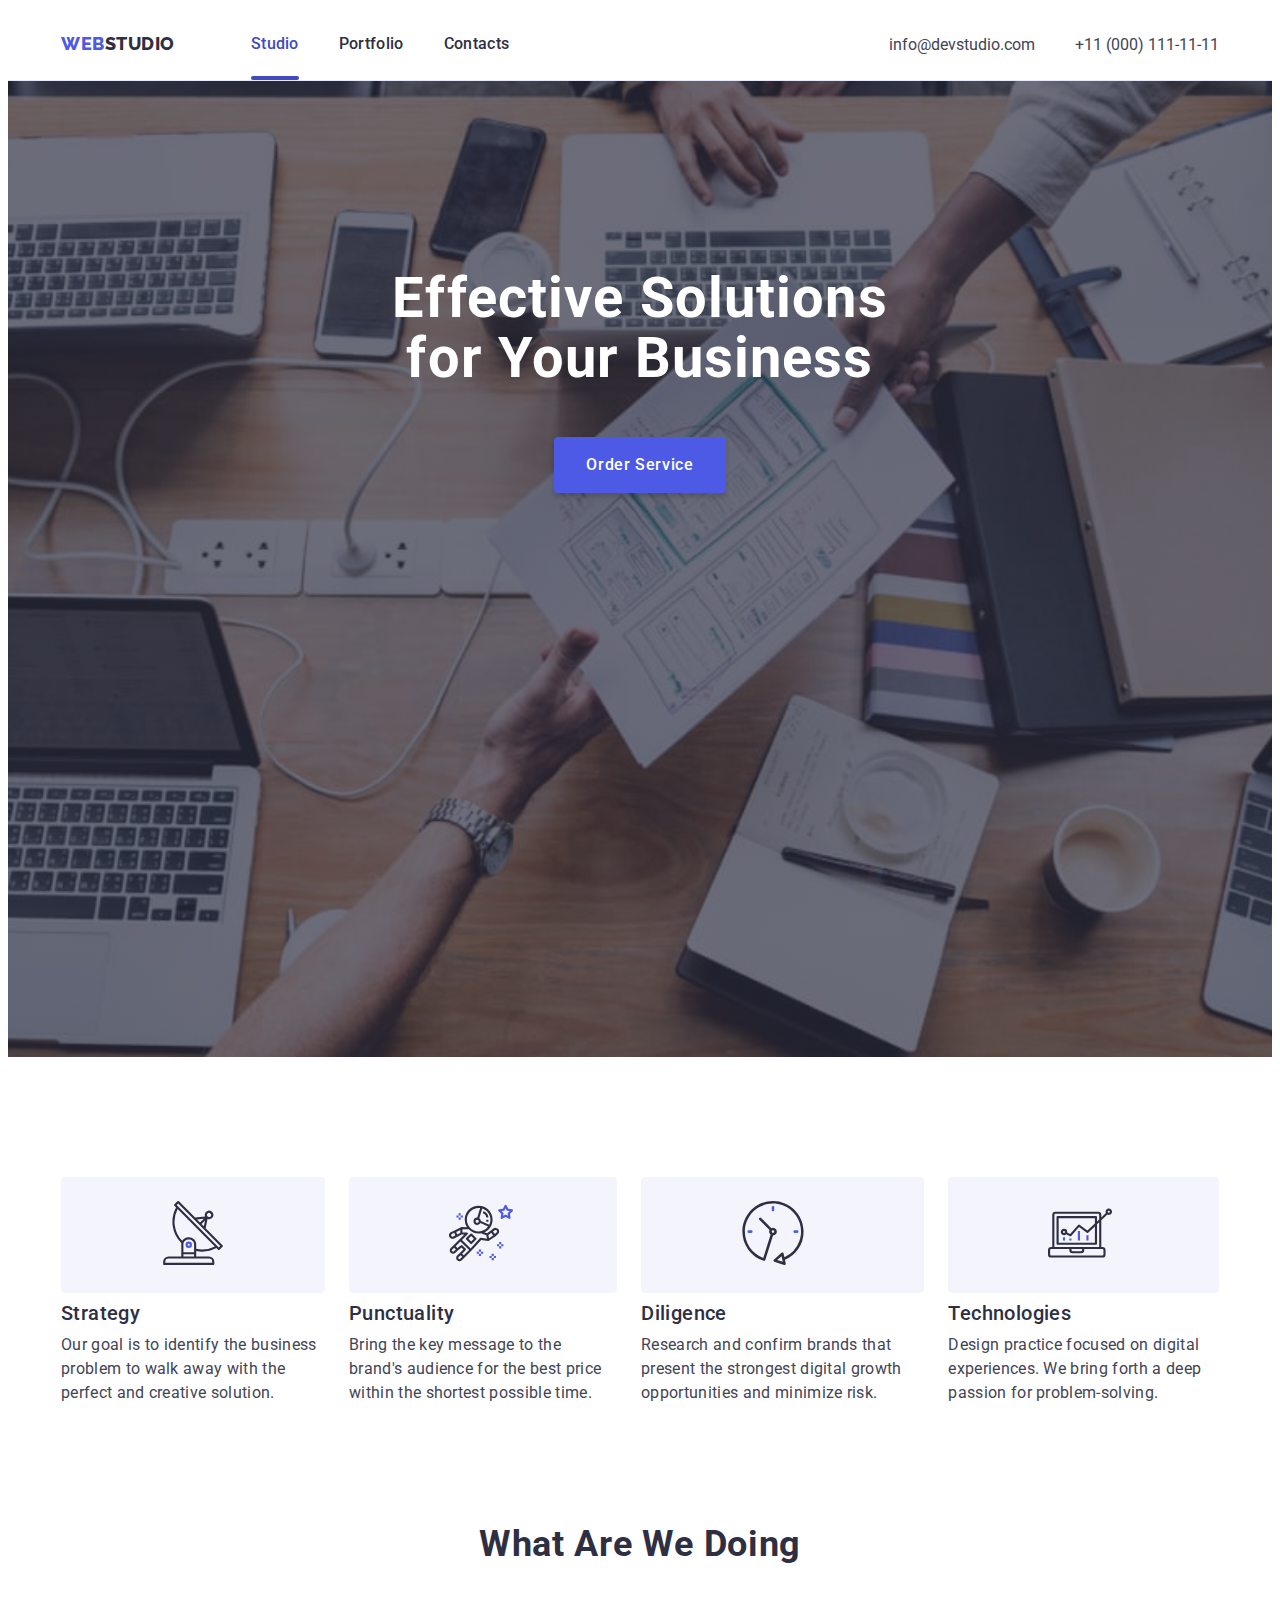
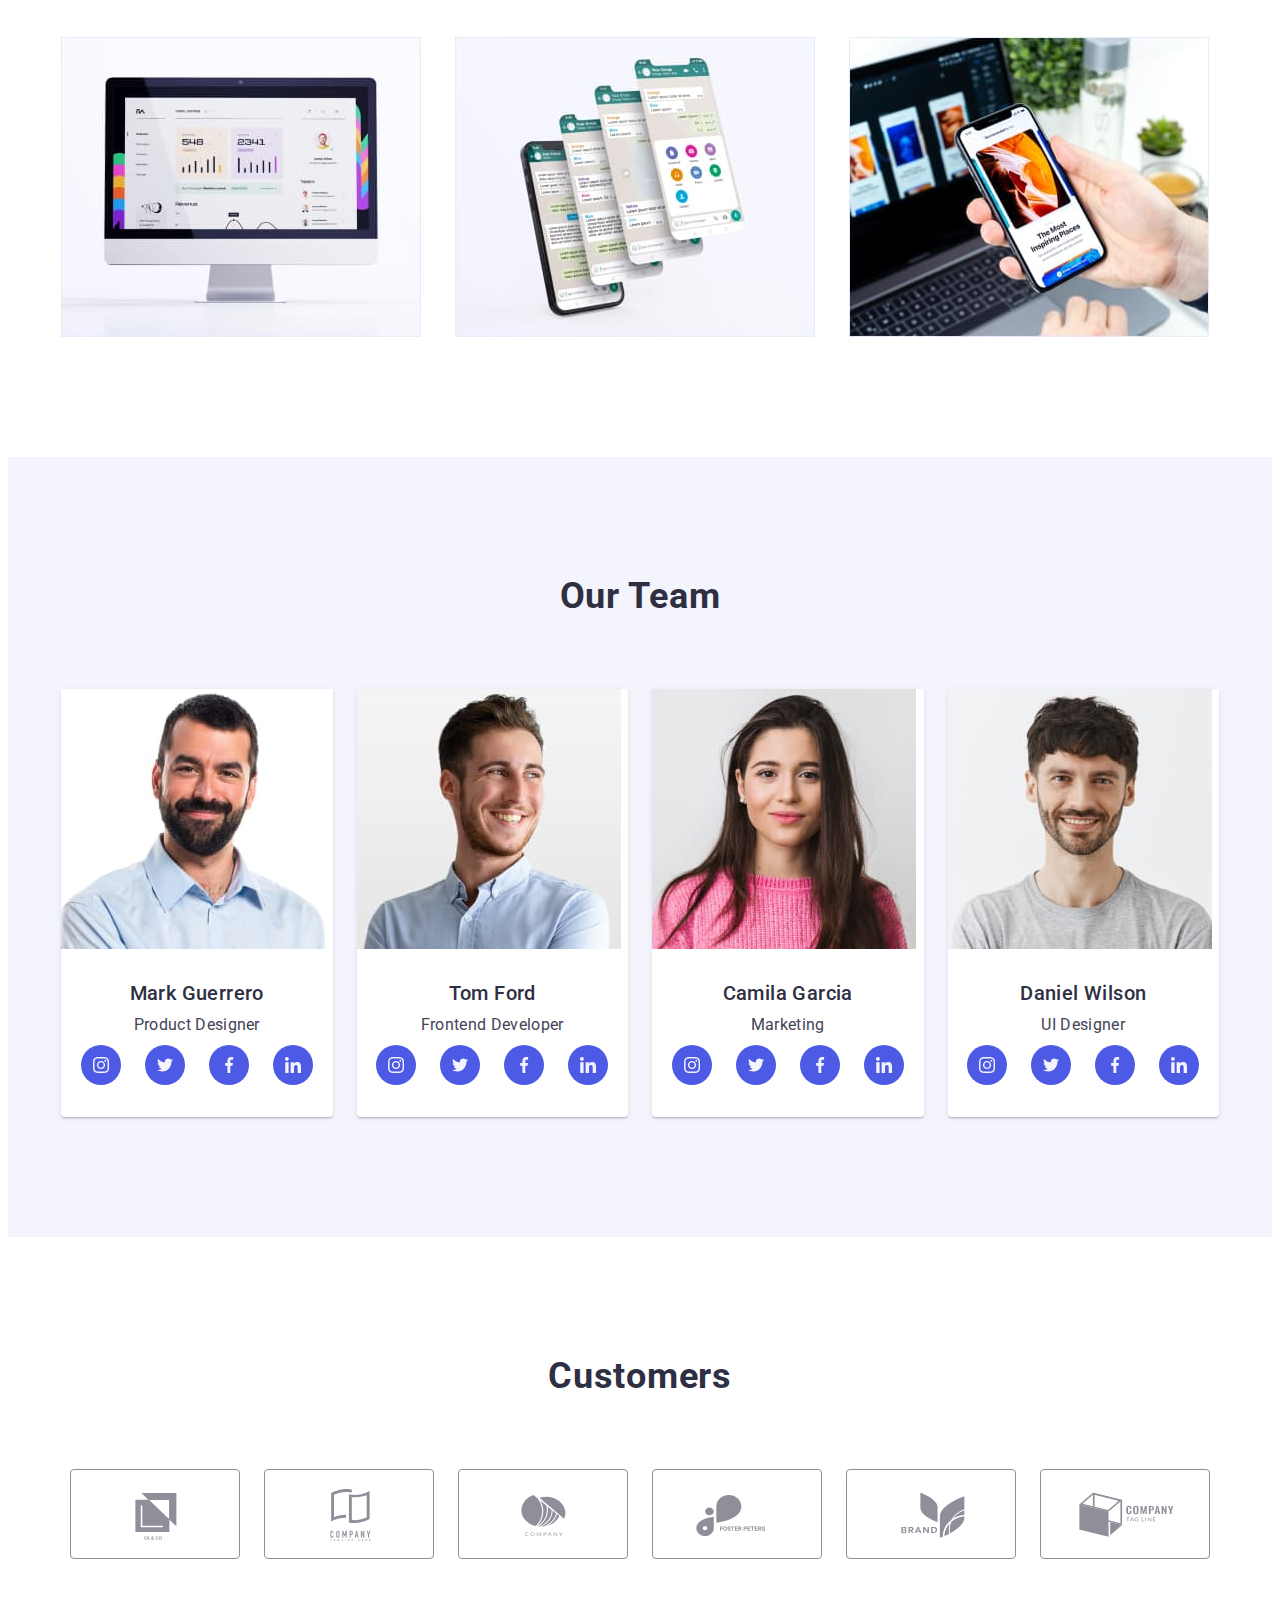
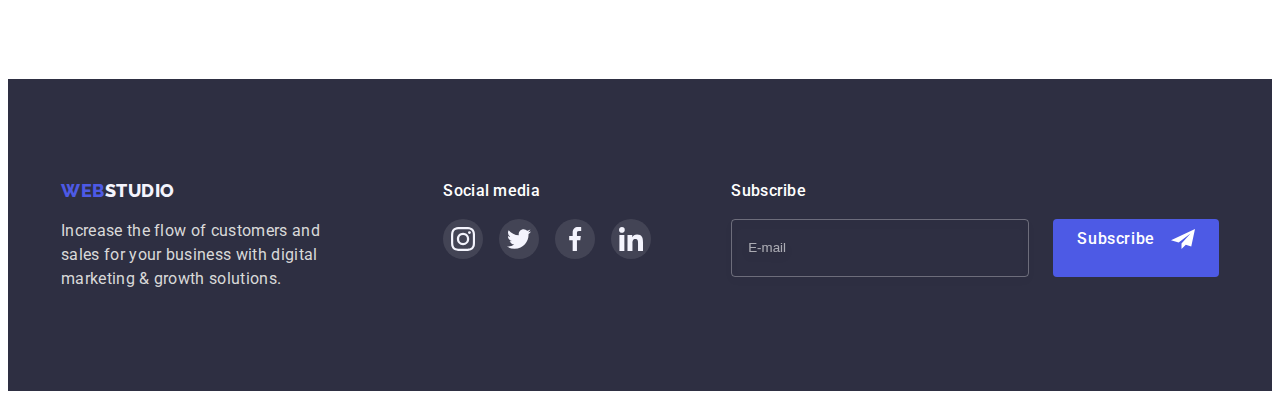
<file: index.html>
<!DOCTYPE html>
<html lang="en">
  <head>
    <meta charset="UTF-8" />
    <meta http-equiv="X-UA-Compatible" content="IE=edge" />
    <meta name="viewport" content="width=device-width, initial-scale=1.0" />
    <title>WebStudio</title>
    <link rel="preconnect" href="https://fonts.googleapis.com" />
    <link rel="preconnect" href="https://fonts.gstatic.com" crossorigin />
    <!-- fonts -->
    <link
      href="https://fonts.googleapis.com/css2?family=Raleway:wght@800&family=Roboto:wght@400;500;700;900&display=swap"
      rel="stylesheet"
    />
    <!-- modern-normalize -->
    <link
      rel="stylesheet"
      href="https://cdnjs.cloudflare.com/ajax/libs/modern-normalize/1.1.0/modern-normalize.min.css"
      integrity="sha512-wpPYUAdjBVSE4KJnH1VR1HeZfpl1ub8YT/NKx4PuQ5NmX2tKuGu6U/JRp5y+Y8XG2tV+wKQpNHVUX03MfMFn9Q=="
      crossorigin="anonymous"
      referrerpolicy="no-referrer"
    />

    <!-- styles -->
    <link rel="stylesheet" href="./css/styles.css" />
  </head>

  <body>
    <!--header----------------------------------->
    <header class="header">
      <div class="header-container container">
        <a class="header-link logo link" href="index.html"
          >Web<span class="light-theme-logo">Studio</span></a
        >

        <!-- navigation ------------------------------->
        <nav class="header-nav">
          <ul class="header-list">
            <li class="list">
              <a class="nav-item link current" href="index.html">Studio</a>
            </li>
            <li class="list">
              <a class="nav-item link" href="portfolio.html">Portfolio</a>
            </li>
            <li class="list">
              <a class="nav-item link" href="#">Contacts</a>
            </li>
          </ul>
        </nav>

        <!-- Contacts --------------------------------->
        <ul class="header-contacts">
          <li class="list">
            <a class="nav-contacts link" href="mailto:info@devstudio.com"
              >info@devstudio.com</a
            >
          </li>
          <li class="list">
            <a class="nav-contacts link" href="tel:+110001111111"
              >+11 (000) 111-11-11</a
            >
          </li>
        </ul>
      </div>
    </header>

    <!-- main ------------------------------------------>
    <main>
      <!--section "Hero"-------------------------------->
      <section class="hero">
        <div class="hero-container container">
          <h1 class="hero-title">Effective Solutions for Your Business</h1>
          <button class="hero-btn btn" type="button" data-modal-open>
            Order Service
          </button>
        </div>
      </section>

      <!--section "Benefits"------------------------->
      <section class="benefits section">
        <div class="benefits-container container">
          <h2 class="visually-hidden">benefits</h2>
          <ul class="benefits-list">
            <li class="list">
              <div class="benefits-thumb-icon">
                <svg class="socials-icon" width="64" height="64">
                  <use href="./images/icons.svg#icon-antenna"></use>
                </svg>
              </div>
              <h3 class="benefits-subtitle">Strategy</h3>
              <p class="benefits-descr">
                Our goal is to identify the business problem to walk away with
                the perfect and creative solution.
              </p>
            </li>

            <li class="list">
              <div class="benefits-thumb-icon">
                <svg class="socials-icon" width="64" height="64">
                  <use href="./images/icons.svg#icon-astronaut"></use>
                </svg>
              </div>
              <h3 class="benefits-subtitle">Punctuality</h3>
              <p class="benefits-descr">
                Bring the key message to the brand's audience for the best price
                within the shortest possible time.
              </p>
            </li>

            <li class="list">
              <div class="benefits-thumb-icon">
                <svg class="socials-icon" width="64" height="64">
                  <use href="./images/icons.svg#icon-clock"></use>
                </svg>
              </div>
              <h3 class="benefits-subtitle">Diligence</h3>
              <p class="benefits-descr">
                Research and confirm brands that present the strongest digital
                growth opportunities and minimize risk.
              </p>
            </li>

            <li class="list">
              <div class="benefits-thumb-icon">
                <svg class="socials-icon" width="64" height="64">
                  <use href="./images/icons.svg#icon-diagram"></use>
                </svg>
              </div>
              <h3 class="benefits-subtitle">Technologies</h3>
              <p class="benefits-descr">
                Design practice focused on digital experiences. We bring forth a
                deep passion for problem-solving.
              </p>
            </li>
          </ul>
        </div>
      </section>

      <!--section "What are we doing"------------------->
      <section class="about-work section">
        <div class="about-work-container container">
          <h2 class="section-title about-work-title">What are we doing</h2>
          <ul class="about-work-list card-set">
            <li class="about-work-item card-set-item list">
              <img
                src="./images/what-are-we-doing/img1.jpg"
                alt="creation of sites"
                width="360"
                height="300"
              />
            </li>
            <li class="about-work-item card-set-item list">
              <img
                src="./images/what-are-we-doing/img2.jpg"
                alt="creating software"
                width="360"
                height="300"
              />
            </li>
            <li class="about-work-item card-set-item list">
              <img
                src="./images/what-are-we-doing/img3.jpg"
                alt="creating mobile applications"
                width="360"
                height="300"
              />
            </li>
          </ul>
        </div>
      </section>

      <!--section "Our Team"------------------------>
      <section class="our-team section">
        <div class="our-team-container container">
          <h2 class="section-title our-team-title">Our Team</h2>
          <ul class="our-team-list card-set">
            <li class="our-team-item card-set-item list">
              <img
                src="./images/our-team/mark-guerrero.jpg"
                alt="Mark Guerrero"
                width="264"
                height="260"
              />
              <div class="team-wrapper">
                <h3 class="team-member">Mark Guerrero</h3>
                <p class="team-descr">Product Designer</p>
                <ul class="socials-list">
                  <li class="socials-item list">
                    <a
                      class="socials-link link"
                      href="https://instagram.com"
                      aria-label="Instagram"
                      target="_blank"
                      rel="noopener no-referrer"
                    >
                      <svg class="socials-icon" width="16" height="16">
                        <use href="./images/icons.svg#icon-instagram"></use>
                      </svg>
                    </a>
                  </li>
                  <li class="socials-item list">
                    <a
                      class="socials-link link"
                      href="https://twitter.com"
                      aria-label="Twitter"
                      target="_blank"
                      rel="noopener no-referrer"
                    >
                      <svg class="socials-icon" width="16" height="16">
                        <use href="./images/icons.svg#icon-twitter"></use>
                      </svg>
                    </a>
                  </li>
                  <li class="socials-item list">
                    <a
                      class="socials-link link"
                      href="https://facebook.com"
                      aria-label="Facebook"
                      target="_blank"
                      rel="noopener no-referrer"
                    >
                      <svg class="socials-icon" width="16" height="16">
                        <use href="./images/icons.svg#icon-facebook"></use>
                      </svg>
                    </a>
                  </li>
                  <li class="socials-item list">
                    <a
                      class="socials-link link"
                      href="https://linkedin.com"
                      aria-label="Linkedin"
                      target="_blank"
                      rel="noopener no-referrer"
                    >
                      <svg class="socials-icon" width="16" height="16">
                        <use href="./images/icons.svg#icon-linkedin"></use>
                      </svg>
                    </a>
                  </li>
                </ul>
              </div>
            </li>
            <li class="our-team-item card-set-item list">
              <img
                src="./images/our-team/tom-ford.jpg"
                alt="Tom Ford"
                width="264"
                height="260"
              />
              <div class="team-wrapper">
                <h3 class="team-member">Tom Ford</h3>
                <p class="team-descr">Frontend Developer</p>
                <ul class="socials-list">
                  <li class="socials-item list">
                    <a
                      class="socials-link link"
                      href="https://instagram.com"
                      aria-label="Instagram"
                      target="_blank"
                      rel="noopener no-referrer"
                    >
                      <svg class="socials-icon" width="16" height="16">
                        <use href="./images/icons.svg#icon-instagram"></use>
                      </svg>
                    </a>
                  </li>
                  <li class="socials-item list">
                    <a
                      class="socials-link link"
                      href="https://twitter.com"
                      aria-label="Twitter"
                      target="_blank"
                      rel="noopener no-referrer"
                    >
                      <svg class="socials-icon" width="16" height="16">
                        <use href="./images/icons.svg#icon-twitter"></use>
                      </svg>
                    </a>
                  </li>
                  <li class="socials-item list">
                    <a
                      class="socials-link link"
                      href="https://facebook.com"
                      aria-label="Facebook"
                      target="_blank"
                      rel="noopener no-referrer"
                    >
                      <svg class="socials-icon" width="16" height="16">
                        <use href="./images/icons.svg#icon-facebook"></use>
                      </svg>
                    </a>
                  </li>
                  <li class="socials-item list">
                    <a
                      class="socials-link link"
                      href="https://linkedin.com"
                      aria-label="Linkedin"
                      target="_blank"
                      rel="noopener no-referrer"
                    >
                      <svg class="socials-icon" width="16" height="16">
                        <use href="./images/icons.svg#icon-linkedin"></use>
                      </svg>
                    </a>
                  </li>
                </ul>
              </div>
            </li>
            <li class="our-team-item card-set-item list">
              <img
                src="./images/our-team/camila-garcia.jpg"
                alt="Camila Garcia"
                width="264"
                height="260"
              />
              <div class="team-wrapper">
                <h3 class="team-member">Camila Garcia</h3>
                <p class="team-descr">Marketing</p>
                <ul class="socials-list">
                  <li class="socials-item list">
                    <a
                      class="socials-link link"
                      href="https://instagram.com"
                      aria-label="Instagram"
                      target="_blank"
                      rel="noopener no-referrer"
                    >
                      <svg class="socials-icon" width="16" height="16">
                        <use href="./images/icons.svg#icon-instagram"></use>
                      </svg>
                    </a>
                  </li>
                  <li class="socials-item list">
                    <a
                      class="socials-link link"
                      href="https://twitter.com"
                      aria-label="Twitter"
                      target="_blank"
                      rel="noopener no-referrer"
                    >
                      <svg class="socials-icon" width="16" height="16">
                        <use href="./images/icons.svg#icon-twitter"></use>
                      </svg>
                    </a>
                  </li>
                  <li class="socials-item list">
                    <a
                      class="socials-link link"
                      href="https://facebook.com"
                      aria-label="Facebook"
                      target="_blank"
                      rel="noopener no-referrer"
                    >
                      <svg class="socials-icon" width="16" height="16">
                        <use href="./images/icons.svg#icon-facebook"></use>
                      </svg>
                    </a>
                  </li>
                  <li class="socials-item list">
                    <a
                      class="socials-link link"
                      href="https://linkedin.com"
                      aria-label="Linkedin"
                      target="_blank"
                      rel="noopener no-referrer"
                    >
                      <svg class="socials-icon" width="16" height="16">
                        <use href="./images/icons.svg#icon-linkedin"></use>
                      </svg>
                    </a>
                  </li>
                </ul>
              </div>
            </li>
            <li class="our-team-item card-set-item list">
              <img
                src="./images/our-team/daniel-wilson.jpg"
                alt="Daniel Wilson"
                width="264"
                height="260"
              />
              <div class="team-wrapper">
                <h3 class="team-member">Daniel Wilson</h3>
                <p class="team-descr">UI Designer</p>
                <ul class="socials-list">
                  <li class="socials-item list">
                    <a
                      class="socials-link link"
                      href="https://instagram.com"
                      aria-label="Instagram"
                      target="_blank"
                      rel="noopener no-referrer"
                    >
                      <svg class="socials-icon" width="16" height="16">
                        <use href="./images/icons.svg#icon-instagram"></use>
                      </svg>
                    </a>
                  </li>
                  <li class="socials-item list">
                    <a
                      class="socials-link link"
                      href="https://twitter.com"
                      aria-label="Twitter"
                      target="_blank"
                      rel="noopener no-referrer"
                    >
                      <svg class="socials-icon" width="16" height="16">
                        <use href="./images/icons.svg#icon-twitter"></use>
                      </svg>
                    </a>
                  </li>
                  <li class="socials-item list">
                    <a
                      class="socials-link link"
                      href="https://facebook.com"
                      aria-label="Facebook"
                      target="_blank"
                      rel="noopener no-referrer"
                    >
                      <svg class="socials-icon" width="16" height="16">
                        <use href="./images/icons.svg#icon-facebook"></use>
                      </svg>
                    </a>
                  </li>
                  <li class="socials-item list">
                    <a
                      class="socials-link link"
                      href="https://linkedin.com"
                      aria-label="Linkedin"
                      target="_blank"
                      rel="noopener no-referrer"
                    >
                      <svg class="socials-icon" width="16" height="16">
                        <use href="./images/icons.svg#icon-linkedin"></use>
                      </svg>
                    </a>
                  </li>
                </ul>
              </div>
            </li>
          </ul>
        </div>
      </section>

      <!--section "Customers"------------------------>
      <section class="customers-section section">
        <div class="customers-container container">
          <h2 class="section-title">Customers</h2>
          <ul class="customers-list">
            <li class="list">
              <a
                class="customers-link link"
                href="#"
                target="_blank"
                rel="noopener no-referrer"
              >
                <svg class="customers-icon" width="104" height="56">
                  <use href="./images/icons.svg#icon-logo1"></use>
                </svg>
              </a>
            </li>
            <li class="list">
              <a
                class="customers-link link"
                href="#"
                target="_blank"
                rel="noopener no-referrer"
              >
                <svg class="customers-icon" width="104" height="56">
                  <use href="./images/icons.svg#icon-logo2"></use>
                </svg>
              </a>
            </li>
            <li class="list">
              <a
                class="customers-link link"
                href="#"
                target="_blank"
                rel="noopener no-referrer"
              >
                <svg class="customers-icon" width="104" height="56">
                  <use href="./images/icons.svg#icon-logo3"></use>
                </svg>
              </a>
            </li>
            <li class="list">
              <a
                class="customers-link link"
                href="#"
                target="_blank"
                rel="noopener no-referrer"
              >
                <svg class="customers-icon" width="104" height="56">
                  <use href="./images/icons.svg#icon-logo4"></use>
                </svg>
              </a>
            </li>
            <li class="list">
              <a
                class="customers-link link"
                href="#"
                target="_blank"
                rel="noopener no-referrer"
              >
                <svg class="customers-icon" width="104" height="56">
                  <use href="./images/icons.svg#icon-logo5"></use>
                </svg>
              </a>
            </li>
            <li class="list">
              <a
                class="customers-link link"
                href="#"
                target="_blank"
                rel="noopener no-referrer"
              >
                <svg class="customers-icon" width="104" height="56">
                  <use href="./images/icons.svg#icon-logo6"></use>
                </svg>
              </a>
            </li>
          </ul>
        </div>
      </section>
    </main>

    <!--footer------------------------------------>
    <footer class="footer">
      <div class="container">
        <div class="footer-container">
          <a class="logo link" href="index.html"
            >Web<span class="dark-theme-logo">Studio</span></a
          >
          <p class="footer-logo-subtext">
            Increase the flow of customers and sales for your business with
            digital marketing & growth solutions.
          </p>
        </div>

        <div class="footer-social-media-container">
          <p class="footer-social-text">Social media</p>
          <ul class="socials-list footer-socials-list">
            <li class="socials-item list">
              <a
                class="socials-link footer-social-link link"
                href="https://instagram.com"
                aria-label="Instagram"
                target="_blank"
                rel="noopener no-referrer"
              >
                <svg class="socials-icon" width="24" height="24">
                  <use href="./images/icons.svg#icon-instagram"></use>
                </svg>
              </a>
            </li>
            <li class="socials-item list">
              <a
                class="socials-link footer-social-link link"
                href="https://twitter.com"
                aria-label="Twitter"
                target="_blank"
                rel="noopener no-referrer"
              >
                <svg class="socials-icon" width="24" height="24">
                  <use href="./images/icons.svg#icon-twitter"></use>
                </svg>
              </a>
            </li>
            <li class="socials-item list">
              <a
                class="socials-link footer-social-link link"
                href="https://facebook.com"
                aria-label="Facebook"
                target="_blank"
                rel="noopener no-referrer"
              >
                <svg class="socials-icon" width="24" height="24">
                  <use href="./images/icons.svg#icon-facebook"></use>
                </svg>
              </a>
            </li>
            <li class="socials-item list">
              <a
                class="socials-link footer-social-link link"
                href="https://linkedin.com"
                aria-label="Linkedin"
                target="_blank"
                rel="noopener no-referrer"
              >
                <svg class="socials-icon" width="24" height="24">
                  <use href="./images/icons.svg#icon-linkedin"></use>
                </svg>
              </a>
            </li>
          </ul>
        </div>

        <div class="footer-subscribe-container">
          <p class="footer-subscribe-text">Subscribe</p>
          <form class="footer-subscribe-form">
            <label class="footer-form-label" for="user_mail">
              <input
                class="footer-input"
                type="email"
                name="email"
                id="user_mail"
                placeholder="E-mail"
            /></label>
            <button class="footer-subscribe-btn btn" type="submit">
              Subscribe
              <svg class="footer-btn-icon" width="24" height="24">
                <use href="./images/icons.svg#plane"></use>
              </svg>
            </button>
          </form>
        </div>
      </div>
    </footer>

    <!--modal window----------------------------->
    <div class="backdrop is-hidden" data-modal>
      <div class="modal">
        <button class="modal-close-btn" type="button" data-modal-close>
          <svg class="modal-icon" width="8" height="8">
            <use href="./images/icons.svg#icon-modal-close"></use>
          </svg>
        </button>

        <!--modal form----------------------------->
        <p class="modal-proposition">
          Leave your contacts and we will call you back
        </p>

        <form class="modal-form">
          <label class="modal-form-field">
            <span class="modal-form-input-desc">Name</span>
            <span class="modal-form-input-wrapper">
              <input
                class="modal-form-input"
                type="text"
                name="user_name"
                required
                pattern="[a-zA-Z]+"
                minlength="2"
              />
              <svg class="modal-form-input-icon" width="18" height="24">
                <use href="./images/icons.svg#person-name"></use>
              </svg>
            </span>
          </label>

          <label class="modal-form-field">
            <span class="modal-form-input-desc">Phone</span>
            <span class="modal-form-input-wrapper">
              <input
                class="modal-form-input"
                type="tel"
                name="user_phone"
                required
                pattern="[0-9]{3}-[0-9]{3}-[0-9]{2}-[0-9]{2}"
                title="xxx-xxx-xx-xx"
              />
              <svg class="modal-form-input-icon" width="18" height="24">
                <use href="./images/icons.svg#phone"></use>
              </svg>
            </span>
          </label>

          <label class="modal-form-field">
            <span class="modal-form-input-desc">Email</span>
            <span class="modal-form-input-wrapper">
              <input
                class="modal-form-input"
                type="email"
                name="user_mail"
                required
              />
              <svg class="modal-form-input-icon" width="18" height="24">
                <use href="./images/icons.svg#email"></use>
              </svg>
            </span>
          </label>

          <label class="modal-form-field">
            <span class="modal-form-input-desc">Comment</span>
            <textarea
              class="modal-form-message"
              name="user_messege"
              placeholder="Text input"
            ></textarea>
          </label>

          <input
            class="modal-form-check visually-hidden"
            name="user_policy"
            type="checkbox"
            id="user-policy"
            required
          />

          <label class="modal-form-check-desc" for="user-policy"
            ><span class="modal-form-checkbox">
              <svg class="modal-check-icon" width="16" height="16">
                <use href="./images/icons.svg#icon-click"></use>
              </svg> </span
            >I accept the terms and conditions of the&nbsp;
            <a class="modal-form-link-text" href="">Privacy Policy</a>
          </label>
          <button class="modal-form-submit btn" type="submit">Send</button>
        </form>
      </div>
    </div>

    <script src="./js/modal.js"></script>
  </body>
</html>
</file>
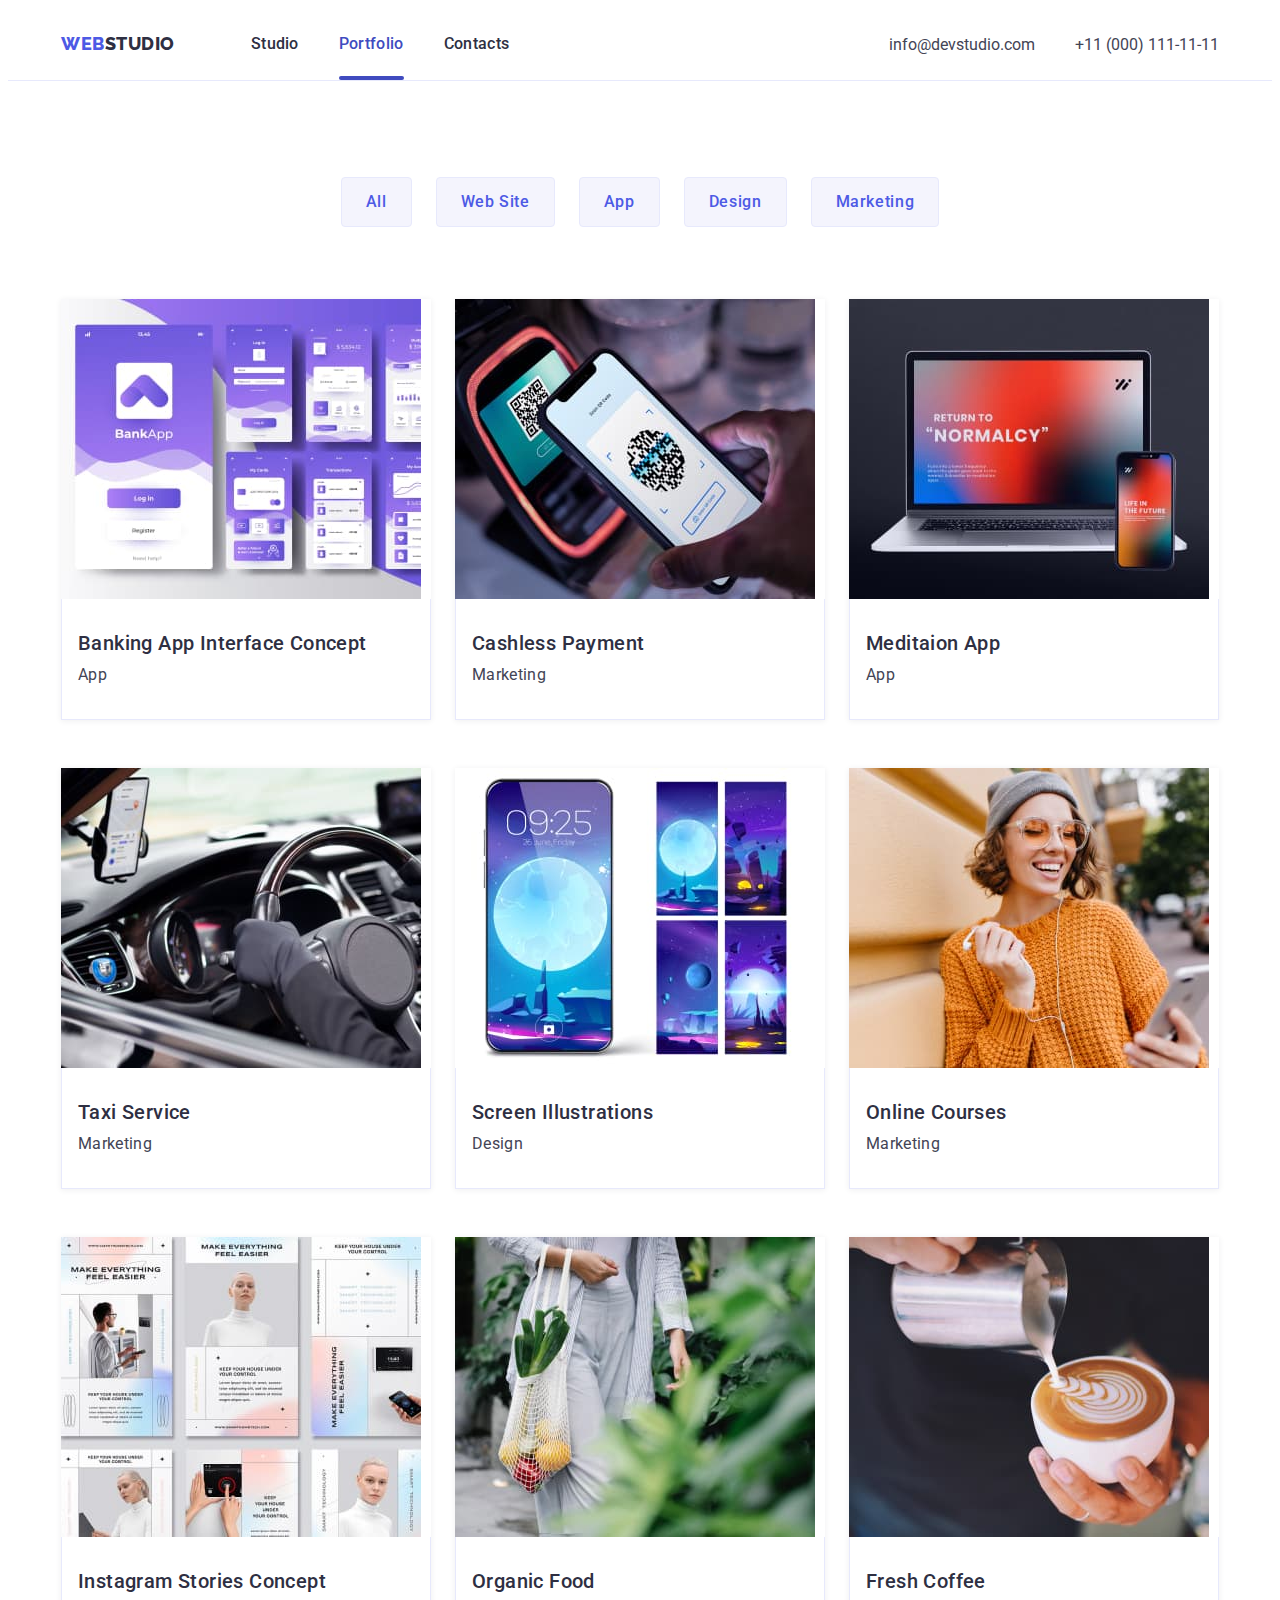
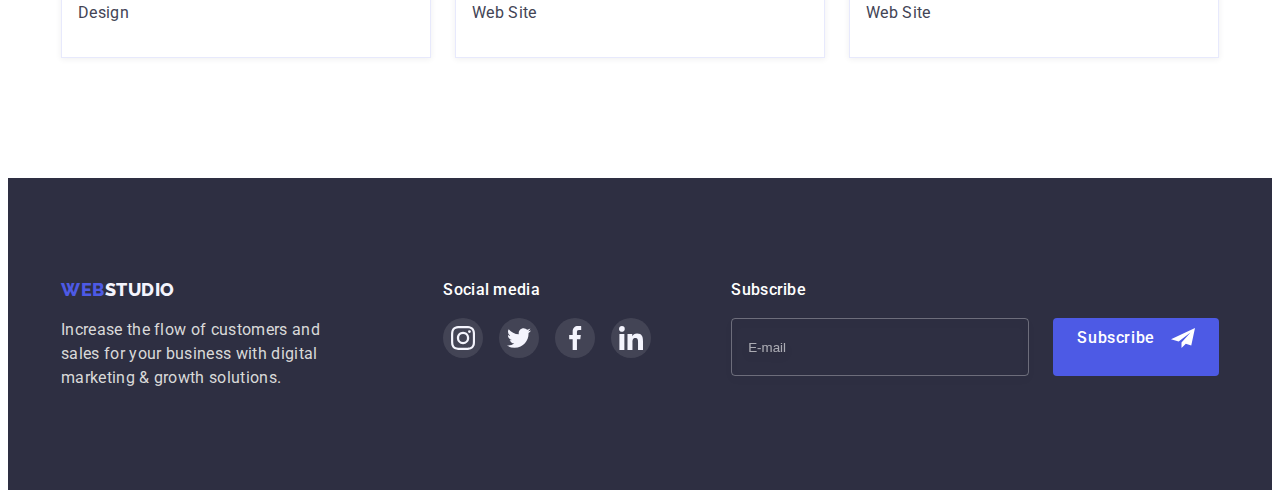
<file: portfolio.html>
<!DOCTYPE html>
<html lang="en">
  <head>
    <meta charset="UTF-8" />
    <meta http-equiv="X-UA-Compatible" content="IE=edge" />
    <meta name="viewport" content="width=device-width, initial-scale=1.0" />
    <title>Portfolio</title>
    <link rel="preconnect" href="https://fonts.googleapis.com" />
    <link rel="preconnect" href="https://fonts.gstatic.com" crossorigin />
    <!-- fonts -->
    <link
      href="https://fonts.googleapis.com/css2?family=Raleway:wght@800&family=Roboto:wght@400;500;700;900&display=swap"
      rel="stylesheet"
    />
    <!-- modern-normalize -->
    <link
      rel="stylesheet"
      href="https://cdnjs.cloudflare.com/ajax/libs/modern-normalize/1.1.0/modern-normalize.min.css"
      integrity="sha512-wpPYUAdjBVSE4KJnH1VR1HeZfpl1ub8YT/NKx4PuQ5NmX2tKuGu6U/JRp5y+Y8XG2tV+wKQpNHVUX03MfMFn9Q=="
      crossorigin="anonymous"
      referrerpolicy="no-referrer"
    />

    <!-- styles -->
    <link rel="stylesheet" href="./css/styles.css" />
  </head>

  <body>
    <!--header----------------------------------->
    <header class="header">
      <div class="header-container container">
        <a class="header-link logo link" href="index.html"
          >Web<span class="light-theme-logo">Studio</span></a
        >

        <!-- navigation ------------------------------->
        <nav class="header-nav">
          <ul class="header-list">
            <li class="list">
              <a class="nav-item link" href="index.html">Studio</a>
            </li>
            <li class="list">
              <a class="nav-item link current" href="portfolio.html"
                >Portfolio</a
              >
            </li>
            <li class="list">
              <a class="nav-item link" href="#">Contacts</a>
            </li>
          </ul>
        </nav>

        <!-- Contacts --------------------------------->
        <ul class="header-contacts">
          <li class="list">
            <a class="nav-contacts link" href="mailto:info@devstudio.com"
              >info@devstudio.com</a
            >
          </li>
          <li class="list">
            <a class="nav-contacts link" href="tel:+110001111111"
              >+11 (000) 111-11-11</a
            >
          </li>
        </ul>
      </div>
    </header>

    <!--main container------------------------->
    <main>
      <!--section Filters----------------------->
      <section class="main-portfolio-section section">
        <div class="container">
          <h1 class="visually-hidden">Filters</h1>
          <ul class="portfolio-list">
            <li class="list">
              <button class="portfolio-btn btn" type="button">All</button>
            </li>
            <li class="list">
              <button class="portfolio-btn btn" type="button">Web Site</button>
            </li>
            <li class="list">
              <button class="portfolio-btn btn" type="button">App</button>
            </li>
            <li class="list">
              <button class="portfolio-btn btn" type="button">Design</button>
            </li>
            <li class="list">
              <button class="portfolio-btn btn" type="button">Marketing</button>
            </li>
          </ul>

          <ul class="portfolio-services card-set">
            <li class="card-set-item list">
              <a class="portfolio-services-link link" href="#">
                <div class="portfolio-img-wrapper">
                  <img
                    src="./images/portfolio/banking-app-interface.jpg"
                    alt="Banking App Interface"
                    width="360"
                    height="300"
                  />
                  <p class="overlay">
                    14 Stylish and User-Friendly App Design Concepts · Task
                    Manager App · Calorie Tracker App · Exotic Fruit Ecommerce
                    App · Cloud Storage App
                  </p>
                </div>
                <div class="portfolio-text-container">
                  <h2 class="portfolio-subtitle">
                    Banking App Interface Concept
                  </h2>
                  <p class="portfolio-text">App</p>
                </div>
              </a>
            </li>
            <li class="card-set-item list">
              <a class="portfolio-services-link link" href="#">
                <div class="portfolio-img-wrapper">
                  <img
                    src="./images/portfolio/сashless-рayment.jpg"
                    alt="Cashless Payment"
                    width="360"
                    height="300"
                  />
                  <p class="overlay">
                    14 Stylish and User-Friendly App Design Concepts · Task
                    Manager App · Calorie Tracker App · Exotic Fruit Ecommerce
                    App · Cloud Storage App
                  </p>
                </div>
                <div class="portfolio-text-container">
                  <h2 class="portfolio-subtitle">Cashless Payment</h2>
                  <p class="portfolio-text">Marketing</p>
                </div>
              </a>
            </li>
            <li class="card-set-item list">
              <a class="portfolio-services-link link" href="#">
                <div class="portfolio-img-wrapper">
                  <img
                    src="./images/portfolio/meditaion-app.jpg"
                    alt="Meditaion App"
                    width="360"
                    height="300"
                  />
                  <p class="overlay">
                    14 Stylish and User-Friendly App Design Concepts · Task
                    Manager App · Calorie Tracker App · Exotic Fruit Ecommerce
                    App · Cloud Storage App
                  </p>
                </div>
                <div class="portfolio-text-container">
                  <h2 class="portfolio-subtitle">Meditaion App</h2>
                  <p class="portfolio-text">App</p>
                </div>
              </a>
            </li>
            <li class="card-set-item list">
              <a class="portfolio-services-link link" href="#">
                <div class="portfolio-img-wrapper">
                  <img
                    src="./images/portfolio/taxi-service.jpg"
                    alt="Taxi Service"
                    width="360"
                    height="300"
                  />
                  <p class="overlay">
                    14 Stylish and User-Friendly App Design Concepts · Task
                    Manager App · Calorie Tracker App · Exotic Fruit Ecommerce
                    App · Cloud Storage App
                  </p>
                </div>
                <div class="portfolio-text-container">
                  <h2 class="portfolio-subtitle">Taxi Service</h2>
                  <p class="portfolio-text">Marketing</p>
                </div>
              </a>
            </li>
            <li class="card-set-item list">
              <a class="portfolio-services-link link" href="#">
                <div class="portfolio-img-wrapper">
                  <img
                    src="./images/portfolio/screen-illustrations.jpg"
                    alt="Screen Illustrations"
                    width="360"
                    height="300"
                  />
                  <p class="overlay">
                    14 Stylish and User-Friendly App Design Concepts · Task
                    Manager App · Calorie Tracker App · Exotic Fruit Ecommerce
                    App · Cloud Storage App
                  </p>
                </div>
                <div class="portfolio-text-container">
                  <h2 class="portfolio-subtitle">Screen Illustrations</h2>
                  <p class="portfolio-text">Design</p>
                </div>
              </a>
            </li>
            <li class="card-set-item list">
              <a class="portfolio-services-link link" href="#">
                <div class="portfolio-img-wrapper">
                  <img
                    src="./images/portfolio/online-courses.jpg"
                    alt="Online Courses"
                    width="360"
                    height="300"
                  />
                  <p class="overlay">
                    14 Stylish and User-Friendly App Design Concepts · Task
                    Manager App · Calorie Tracker App · Exotic Fruit Ecommerce
                    App · Cloud Storage App
                  </p>
                </div>
                <div class="portfolio-text-container">
                  <h2 class="portfolio-subtitle">Online Courses</h2>
                  <p class="portfolio-text">Marketing</p>
                </div>
              </a>
            </li>
            <li class="card-set-item list">
              <a class="portfolio-services-link link" href="#">
                <div class="portfolio-img-wrapper">
                  <img
                    src="./images/portfolio/instagram-stories-concept.jpg"
                    alt="Instagram Stories Concept"
                    width="360"
                    height="300"
                  />
                  <p class="overlay">
                    14 Stylish and User-Friendly App Design Concepts · Task
                    Manager App · Calorie Tracker App · Exotic Fruit Ecommerce
                    App · Cloud Storage App
                  </p>
                </div>
                <div class="portfolio-text-container">
                  <h2 class="portfolio-subtitle">Instagram Stories Concept</h2>
                  <p class="portfolio-text">Design</p>
                </div>
              </a>
            </li>
            <li class="card-set-item list">
              <a class="portfolio-services-link link" href="#">
                <div class="portfolio-img-wrapper">
                  <img
                    src="./images/portfolio/organic-food.jpg"
                    alt="Organic Food"
                    width="360"
                    height="300"
                  />
                  <p class="overlay">
                    14 Stylish and User-Friendly App Design Concepts · Task
                    Manager App · Calorie Tracker App · Exotic Fruit Ecommerce
                    App · Cloud Storage App
                  </p>
                </div>
                <div class="portfolio-text-container">
                  <h2 class="portfolio-subtitle">Organic Food</h2>
                  <p class="portfolio-text">Web Site</p>
                </div>
              </a>
            </li>
            <li class="card-set-item list">
              <a class="portfolio-services-link link" href="#">
                <div class="portfolio-img-wrapper">
                  <img
                    src="./images/portfolio/fresh-coffee.jpg"
                    alt="Fresh Coffee"
                    width="360"
                    height="300"
                  />
                  <p class="overlay">
                    14 Stylish and User-Friendly App Design Concepts · Task
                    Manager App · Calorie Tracker App · Exotic Fruit Ecommerce
                    App · Cloud Storage App
                  </p>
                </div>
                <div class="portfolio-text-container">
                  <h2 class="portfolio-subtitle">Fresh Coffee</h2>
                  <p class="portfolio-text">Web Site</p>
                </div>
              </a>
            </li>
          </ul>
        </div>
      </section>
    </main>

    <!--footer------------------------------------>
    <footer class="footer">
      <div class="container">
        <div class="footer-container">
          <a class="logo link" href="index.html"
            >Web<span class="dark-theme-logo">Studio</span></a
          >
          <p class="footer-logo-subtext">
            Increase the flow of customers and sales for your business with
            digital marketing & growth solutions.
          </p>
        </div>

        <div class="footer-social-media-container">
          <p class="footer-social-text">Social media</p>
          <ul class="socials-list footer-socials-list">
            <li class="socials-item list">
              <a
                class="socials-link footer-social-link link"
                href="https://instagram.com"
                aria-label="Instagram"
                target="_blank"
                rel="noopener no-referrer"
              >
                <svg class="socials-icon" width="24" height="24">
                  <use href="./images/icons.svg#icon-instagram"></use>
                </svg>
              </a>
            </li>
            <li class="socials-item list">
              <a
                class="socials-link footer-social-link link"
                href="https://twitter.com"
                aria-label="Twitter"
                target="_blank"
                rel="noopener no-referrer"
              >
                <svg class="socials-icon" width="24" height="24">
                  <use href="./images/icons.svg#icon-twitter"></use>
                </svg>
              </a>
            </li>
            <li class="socials-item list">
              <a
                class="socials-link footer-social-link link"
                href="https://facebook.com"
                aria-label="Facebook"
                target="_blank"
                rel="noopener no-referrer"
              >
                <svg class="socials-icon" width="24" height="24">
                  <use href="./images/icons.svg#icon-facebook"></use>
                </svg>
              </a>
            </li>
            <li class="socials-item list">
              <a
                class="socials-link footer-social-link link"
                href="https://linkedin.com"
                aria-label="Linkedin"
                target="_blank"
                rel="noopener no-referrer"
              >
                <svg class="socials-icon" width="24" height="24">
                  <use href="./images/icons.svg#icon-linkedin"></use>
                </svg>
              </a>
            </li>
          </ul>
        </div>

        <div class="footer-subscribe-container">
          <p class="footer-subscribe-text">Subscribe</p>
          <form class="footer-subscribe-form">
            <label class="footer-form-label" for="user_mail">
              <input
                class="footer-input"
                type="email"
                name="email"
                id="user_mail"
                placeholder="E-mail"
            /></label>
            <button class="footer-subscribe-btn btn" type="submit">
              Subscribe
              <svg class="footer-btn-icon" width="24" height="24">
                <use href="./images/icons.svg#plane"></use>
              </svg>
            </button>
          </form>
        </div>
      </div>
    </footer>
  </body>
</html>
</file>
<file: css/styles.css>
:root {
  /* Font */
  --font-family-logo: 'Raleway', 'Montserrat', 'sans-serif';
  --font-family-main: 'Roboto', 'Open Sans', 'sans-serif';
  --font-weight-heading: 700;

  /* Text colors */
  --primary-brand-txt-cl: #4d5ae5;
  --body-txt-cl: #434455;
  --dark-txt-cl: #2e2f42;
  --light-txt-cl: #f4f4fd;
  --white-txt-cl: #ffffff;
  --active-link-txt-cl: #404bbf;

  /* Background colors */
  --dark-bg-cl: #2e2f42;
  --light-bg-cl: #f4f4fd;
  --primary-brand-bg-cl: #4d5ae5;
  --accent-bg-cl: #e7e9fc;
  --white-bg-cl: #ffffff;
  --light-btn-bg-color: #f4f4fd;
  --pressed-bg-cl: #404bbf;

  /* Others */
  --indent: 24px;
  --items: 3;
  --transition-delay: 250ms;
  --transition-tim-fun: cubic-bezier(0.4, 0, 0.2, 1);
}

h1,
h2,
h3,
h4,
p {
  margin-top: 0;
  margin-bottom: 0;
}
ul,
ol {
  margin-top: 0;
  margin-bottom: 0;
  padding-left: 0;
}

img {
  display: block;
  max-width: 100%;
  height: auto;
}

.container {
  max-width: 1158px;
  margin-left: auto;
  margin-right: auto;
  padding: 0 15px;
}

.section {
  padding-top: 120px;
  padding-bottom: 120px;
}
/* -------------------------- */
/* -----------body----------- */
/* -------------------------- */

body {
  font-family: var(--font-family-main);

  color: var(--body-txt-cl);

  background-color: var(--white-bg-cl);
}

/* -------------------------- */
/* ---------buttons---------- */
/* -------------------------- */
.btn:hover,
.btn:focus {
  color: var(--white-txt-cl);
  background-color: var(--pressed-bg-cl);
}

.btn {
  display: block;
  cursor: pointer;
  border: none;
  border-radius: 4px;

  font-family: var(--font-family-main);
  font-weight: 500;
  font-size: 16px;
  line-height: 1.5;
  letter-spacing: 0.04em;
}

.hero-btn {
  min-width: 169px;
  padding: 16px 32px;
  margin: 0 auto;

  color: var(--white-txt-cl);
  background-color: var(--primary-brand-bg-cl);
  box-shadow: 0px 4px 4px rgba(0, 0, 0, 0.15);

  transition: background-color var(--transition-delay) var(--transition-tim-fun),
    color var(--transition-delay) var(--transition-tim-fun);
}

.portfolio-btn {
  padding: 12px 24px;

  color: var(--primary-brand-txt-cl);
  background-color: var(--light-btn-bg-color);
  border: 1px solid #e7e9fc;

  transition: box-shadow var(--transition-delay) var(--transition-tim-fun),
    background-color var(--transition-delay) var(--transition-tim-fun),
    color var(--transition-delay) var(--transition-tim-fun);
}

.portfolio-btn:hover,
.portfolio-btn:focus {
  box-shadow: 0px 3px 1px rgba(0, 0, 0, 0.1), 0px 2px 1px rgba(0, 0, 0, 0.08),
    0px 2px 2px rgba(0, 0, 0, 0.12);
}

/* -------------------------- */
/* -----------link----------- */
/* -------------------------- */

.header-nav .link.current {
  color: var(--active-link-txt-cl);
}

.link {
  text-decoration: none;
}

.list {
  list-style: none;
}

/* -------------------------- */
/* --------title (h2)-------- */
/* -------------------------- */

.section-title {
  text-align: center;
  margin-bottom: 72px;
  font-size: 36px;
  font-weight: 700;
  line-height: 1.11;
  letter-spacing: 0.02em;

  color: var(--dark-txt-cl);
  text-transform: capitalize;
}

.visually-hidden {
  position: absolute;
  width: 1px;
  height: 1px;
  margin: -1px;
  border: 0;
  padding: 0;

  white-space: nowrap;
  clip-path: inset(100%);
  clip: rect(0 0 0 0);
  overflow: hidden;
}

/* -------------------------- */
/* -----------logo----------- */
/* -------------------------- */
.logo {
  font-family: var(--font-family-logo);
  font-weight: 800;
  font-size: 18px;
  line-height: 1.33;
  letter-spacing: 0.03em;
  text-transform: uppercase;

  color: var(--primary-brand-txt-cl);
}

.light-theme-logo {
  color: var(--dark-txt-cl);
}

.dark-theme-logo {
  color: var(--light-txt-cl);
}

.header-link {
  margin-right: 76px;
}

/* ------------------- */
/* ------card-set----- */
/* ------------------- */

.card-set {
  display: flex;
  flex-wrap: wrap;

  gap: var(--indent);
}

.card-set-item {
  flex-basis: calc(
    (100% - (var(--indent) * (var(--items) - 1))) / var(--items)
  );
}

/* -------------------------- */
/* ------section-header------ */
/* -------------------------- */

.nav-item {
  position: relative;
  font-weight: 500;
  font-size: 16px;
  line-height: 1.5;
  letter-spacing: 0.02em;

  color: var(--dark-txt-cl);
}

.header-container {
  display: flex;
  align-items: center;
}

.header-nav {
  margin-right: auto;
}

.header-list {
  display: flex;
  gap: 40px;
}

.nav-item,
.nav-contacts {
  display: block;
  padding-top: 24px;
  padding-bottom: 24px;

  transition: color var(--transition-delay) var(--transition-tim-fun);
}

.header .nav-contacts {
  color: inherit;
}

.nav-item:hover,
.nav-item:focus,
.nav-contacts:hover,
.nav-contacts:focus {
  color: var(--active-link-txt-cl);
}

.nav-item.current::after {
  content: '';
  position: absolute;
  bottom: 0;

  display: block;
  width: 100%;
  height: 4px;
  background-color: var(--active-link-txt-cl);
  border-radius: 2px;
}

.header-contacts {
  display: flex;
  align-items: center;
  gap: 40px;
}

.header {
  border-bottom: 1px solid #e7e9fc;
}

/* -------------------------- */
/* -------section-hero------- */
/* -------------------------- */
.hero-title {
  max-width: 496px;
  margin-right: auto;
  margin-left: auto;
  margin-bottom: 48px;

  font-weight: 700;
  font-size: 56px;
  line-height: 1.07;
  letter-spacing: 0.02em;

  color: var(--white-txt-cl);
}

.hero {
  background-color: var(--dark-bg-cl);

  background-image: linear-gradient(
      rgba(46, 47, 66, 0.7),
      rgba(46, 47, 66, 0.7)
    ),
    url(../images/hero/hero-bg.jpg);
  background-repeat: no-repeat;
  background-position: center;
  background-attachment: scroll;
  background-size: cover;
  max-width: 1440px;
  height: 600px;
  margin: 0 auto;

  padding-top: 188px;
  padding-bottom: 188px;
}

.hero-container {
  text-align: center;
}

/* -------------------------- */
/* -----section-benefits----- */
/* -------------------------- */

.benefits {
  padding-bottom: 0;
}

.benefits-thumb-icon {
  padding: 24px 100px;
  margin-bottom: 8px;

  background-color: var(--light-bg-cl);
  border-radius: 4px;
}

.benefits-subtitle {
  margin-bottom: 8px;

  font-weight: 500;
  font-size: 20px;
  line-height: 1.2;

  letter-spacing: 0.02em;

  color: var(--dark-txt-cl);
}

.benefits-list {
  display: flex;
  gap: 24px;
}

.benefits-descr {
  font-size: 16px;
  line-height: 1.5;

  letter-spacing: 0.02em;
}

/* ----------------------------- */
/* -section "What are we doing"- */
/* ----------------------------- */

/* ----------------------------- */
/* -----section "Our Team"------ */
/* ----------------------------- */

.our-team-container {
  text-align: center;
}

.our-team-list {
  --items: 4;
}

.our-team-item {
  background-color: var(--white-bg-cl);
  box-shadow: 0px 1px 6px rgba(46, 47, 66, 0.08),
    0px 1px 1px rgba(46, 47, 66, 0.16), 0px 2px 1px rgba(46, 47, 66, 0.08);
  border-radius: 0px 0px 4px 4px;
}

.team-wrapper {
  padding-top: 32px;
  padding-bottom: 32px;
  padding-left: 16px;
  padding-right: 16px;
}

.team-member {
  margin-bottom: 8px;

  font-weight: 500;
  font-size: 20px;
  line-height: 1.2;

  letter-spacing: 0.02em;

  color: var(--dark-txt-cl);
}

.team-descr {
  font-size: 16px;
  line-height: 1.5;
  letter-spacing: 0.02em;

  margin-bottom: 8px;
}

.our-team {
  background-color: var(--light-bg-cl);
}

.socials-list {
  display: flex;
  justify-content: center;
  align-items: center;
  gap: 24px;
}

.socials-link {
  display: flex;
  justify-content: center;
  align-items: center;

  background-color: var(--primary-brand-bg-cl);
  width: 40px;
  height: 40px;
  border-radius: 50%;
  color: var(--light-txt-cl);
  transition: background-color var(--transition-delay) var(--transition-tim-fun);
}

.socials-link:hover,
.socials-link:focus {
  background-color: var(--pressed-bg-cl);
}

.socials-icon {
  fill: currentColor;
}

/* ----------------------------- */
/* -----section "Customers"------ */
/* ----------------------------- */

.customers-section {
  padding-top: 120px;
  text-align: center;
}

.customers-list {
  display: flex;
  justify-content: center;
  align-items: center;
  gap: 24px;
}

.customers-link {
  display: flex;
  justify-content: center;
  align-items: center;
  width: 168px;
  height: 88px;

  border: 1px solid currentColor;
  color: #8e8f99;
  border-radius: 4px;
  transition: color var(--transition-delay) var(--transition-tim-fun);
}

.customers-icon {
  fill: currentColor;
}

.customers-link:hover,
.customers-link:focus {
  color: var(--active-link-txt-cl);
}

/* -------------------------- */
/* ---------footer----------- */
/* -------------------------- */

.footer {
  padding-top: 100px;
  padding-bottom: 100px;

  background-color: var(--dark-bg-cl);
}

.footer .container {
  display: flex;
  justify-content: flex-start;
  align-items: flex-start;
}

.footer-container {
  margin-right: 120px;
}

.footer-logo-subtext {
  font-family: var(--font-family-main);
  margin-top: 16px;
  max-width: 264px;

  font-size: 16px;
  line-height: 1.5;
  letter-spacing: 0.02em;

  color: #d9d9d9;
}

.footer-social-text {
  margin-bottom: 16px;

  font-weight: 500;
  font-size: 16px;
  line-height: 1.5;
  letter-spacing: 0.02em;

  color: var(--white-txt-cl);
}

.footer-socials-list {
  gap: 16px;
}

.footer-social-link {
  background-color: rgba(255, 255, 255, 0.1);
  transition: background-color var(--transition-delay) var(--transition-tim-fun);
}

.footer-social-link:hover,
.footer-social-link:focus {
  background-color: #31d0aa;
}

.footer-subscribe-container {
  margin-left: 80px;
}

.footer-subscribe-text {
  margin-bottom: 16px;

  font-weight: 500;
  font-size: 16px;
  line-height: 1.5;
  letter-spacing: 0.02em;
  color: var(--white-txt-cl);
}

.footer-subscribe-form {
  display: flex;
}

.footer-form-label {
  display: block;
  margin-right: 24px;
}

.footer-input {
  padding: 8px 16px;
  min-width: 264px;
  height: 40px;

  border: 1px solid rgba(255, 255, 255, 0.3);
  filter: drop-shadow(0px 4px 4px rgba(0, 0, 0, 0.15));
  border-radius: 4px;
  color: var(--white-txt-cl);
  background-color: transparent;
}

.footer-input::placeholder {
  color: rgba(255, 255, 255, 0.6);
}

.footer-subscribe-btn {
  display: flex;
  justify-content: space-between;
  text-align: center;
  padding: 8px 24px;
  gap: 16px;

  color: var(--white-txt-cl);
  background: var(--primary-brand-bg-cl);

  transition: background-color var(--transition-delay) var(--transition-tim-fun),
    color var(--transition-delay) var(--transition-tim-fun);
}

.footer-btn-icon {
  fill: currentColor;
}

/* !!!!!!!!!!!!!!!!!!!!!!!!!! */
/* -------------------------- */
/* -------Portfolio---------- */
/* -------------------------- */
/* !!!!!!!!!!!!!!!!!!!!!!!!!! */

/* -------------------------- */
/* ----section Filters------- */
/* -------------------------- */

.portfolio-subtitle {
  font-weight: 500;
  font-size: 20px;
  line-height: 1.2;

  letter-spacing: 0.02em;

  color: var(--dark-txt-cl);
}

.portfolio-text {
  color: var(--body-txt-cl);
  margin-top: 8px;
  font-size: 16px;
  line-height: 1.5;

  letter-spacing: 0.02em;
}

.main-portfolio-section {
  padding-top: 96px;
}

.portfolio-list {
  display: flex;
  justify-content: center;
  gap: 24px;
  margin-bottom: 72px;
}

.portfolio-services {
  row-gap: 48px;
}

.portfolio-services-link {
  display: block;

  box-shadow: 0px 1px 6px rgba(46, 47, 66, 0.08);
  transition: box-shadow var(--transition-delay) var(--transition-tim-fun);
}

.portfolio-services-link:hover,
.portfolio-services-link:focus {
  box-shadow: 0px 1px 6px rgba(46, 47, 66, 0.08),
    0px 1px 1px rgba(46, 47, 66, 0.16), 0px 2px 1px rgba(46, 47, 66, 0.08);
}

.portfolio-text-container {
  padding: 32px 16px;

  border: 1px solid #e7e9fc;
  border-top: none;
}

.portfolio-img-wrapper {
  position: relative;
  overflow: hidden;
}

.overlay {
  position: absolute;
  top: 0;
  left: 0;
  width: 100%;
  height: 100%;
  overflow: auto;
  transform: translate(0, 100%);
  transition: transform var(--transition-delay) var(--transition-tim-fun);

  padding: 40px 32px;
  font-size: 12px;
  line-height: 1.5;
  letter-spacing: 0.02em;
  color: var(--light-txt-cl);

  background-color: var(--primary-brand-bg-cl);
}

.portfolio-services-link:hover .overlay,
.portfolio-services-link:focus .overlay {
  transform: translate(0, 0);
}

/* !!!!!!!!!!!!!!!!!!!!!!!!!! */
/* -------------------------- */
/* -------MODAL WINDOW------- */
/* -------------------------- */
/* !!!!!!!!!!!!!!!!!!!!!!!!!! */

.backdrop {
  position: fixed;
  top: 0;
  left: 0;
  z-index: 100;
  width: 100%;
  height: 100%;
  background-color: rgba(46, 47, 66, 0.4);
  transition: opacity var(--transition-delay) var(--transition-tim-fun),
    visibility var(--transition-delay) var(--transition-tim-fun);
}

.backdrop.is-hidden {
  opacity: 0;
  visibility: hidden;
  pointer-events: none;
}

.modal {
  position: absolute;
  top: 50%;
  left: 50%;
  transform: translate(-50%, -50%);
  width: 408px;
  height: 584px;
  padding: 72px 24px 24px;
  background-color: #fcfcfc;
  box-shadow: 0px 1px 1px rgba(0, 0, 0, 0.14), 0px 1px 3px rgba(0, 0, 0, 0.12),
    0px 2px 1px rgba(0, 0, 0, 0.2);
  border-radius: 4px;

  transition: transform var(--transition-delay) var(--transition-tim-fun),
    opacity var(--transition-delay) var(--transition-tim-fun);
}

.backdrop.is-hidden .modal {
  transform: translate(-50%, -75%);
  opacity: 0;
}

.modal-close-btn {
  display: flex;
  align-items: center;
  justify-content: center;
  cursor: pointer;

  position: absolute;
  top: 24px;
  right: 24px;
  padding: 0;
  width: 24px;
  height: 24px;
  z-index: 1000;
  background-color: var(--accent-bg-cl);
  color: #000000;
  border: 1px solid rgba(0, 0, 0, 0.1);
  border-radius: 50%;
  transition: background-color var(--transition-delay) var(--transition-tim-fun),
    color var(--transition-delay) var(--transition-tim-fun);
}

.modal-close-btn:hover,
.modal-close-btn:focus {
  color: var(--white-txt-cl);
  background-color: var(--pressed-bg-cl);
}

.modal-icon {
  fill: currentColor;
}

/* !!!!!!!!!!!!!!!!!!!!!!!!!! */
/* -------------------------- */
/* -------MODAL FORM------- */
/* -------------------------- */
/* !!!!!!!!!!!!!!!!!!!!!!!!!! */

.modal-proposition {
  text-align: center;
  margin-bottom: 16px;

  font-weight: 500;
  font-size: 16px;
  line-height: 1.5;
  letter-spacing: 0.02em;

  color: var(--dark-txt-cl);
}

.modal-form {
  display: flex;
  flex-direction: column;
}

.modal-form-field {
  margin-bottom: 8px;
}

.modal-form-input-wrapper {
  position: relative;
  display: block;
}

.modal-form-input {
  padding-left: 38px;
  width: 100%;
  height: 40px;

  font-weight: 400;
  font-size: 12px;
  line-height: 1.33;

  letter-spacing: 0.04em;
  color: rgba(0, 0, 0, 1);
  border: 1px solid rgba(33, 33, 33, 0.2);
  border-radius: 4px;

  transition: border-color var(--transition-delay) var(--transition-tim-fun);
}

.modal-form-input:focus {
  outline: none;
  border-color: var(--primary-brand-bg-cl);
}

.modal-form-input-icon {
  position: absolute;
  top: 50%;
  left: 16px;
  transform: translateY(-50%);
  width: 18px;
  height: 24px;
  background-color: inherit;
  fill: var(--dark-bg-cl);

  transition: fill var(--transition-delay) var(--transition-tim-fun);
}

.modal-form-input:focus + .modal-form-input-icon {
  fill: var(--primary-brand-txt-cl);
}

.modal-form-input-desc {
  display: block;
  margin-bottom: 4px;

  font-weight: 400;
  font-size: 12px;
  line-height: 1.17;
  letter-spacing: 0.01em;

  color: #8e8f99;
}

.modal-form-submit {
  min-width: 169px;
  padding: 16px 32px;
  margin-bottom: 24px;
  text-align: center;
  align-self: center;

  font-weight: 500;
  font-size: 16px;
  line-height: 1.5;
  letter-spacing: 0.04em;

  color: var(--white-txt-cl);
  background: var(--primary-brand-txt-cl);
  box-shadow: 0px 4px 4px rgba(0, 0, 0, 0.15);

  transition: background-color var(--transition-delay) var(--transition-tim-fun),
    color var(--transition-delay) var(--transition-tim-fun);
}

.modal-form-message {
  resize: none;
  width: 100%;
  height: 120px;
  padding: 8px 16px;
  border: 1px solid rgba(33, 33, 33, 0.2);
  border-radius: 4px;

  transition: border-color var(--transition-delay) var(--transition-tim-fun);
}

.modal-form-message::placeholder {
  color: rgba(117, 117, 117, 0.5);
}

.modal-form-message:focus {
  outline: none;
  border-color: var(--primary-brand-bg-cl);
}

.modal-form-check-desc {
  display: flex;
  align-items: center;
  margin-top: 16px;
  margin-bottom: 24px;

  font-weight: 400;
  font-size: 12px;
  line-height: 1.33;

  letter-spacing: 0.04em;

  color: #757575;
}

.modal-form-link-text {
  color: var(--primary-brand-txt-cl);
  text-decoration: underline;
}

.modal-form-checkbox {
  display: flex;
  justify-content: center;
  align-items: center;
  margin-right: 8px;
  border: 1.25px solid #2e2f42;
  border-radius: 2px;
  cursor: pointer;
  width: 16px;
  height: 16px;

  transition: background-color var(--transition-delay) var(--transition-tim-fun);
}

.modal-check-icon {
  opacity: 0;

  transition: opacity var(--transition-delay) var(--transition-tim-fun),
    fill var(--transition-delay) var(--transition-tim-fun);
}

.modal-form-check:checked + .modal-form-check-desc .modal-form-checkbox {
  background-color: var(--pressed-bg-cl);
  border: 1.25px solid #404bbf;
}

.modal-form-check:checked
  + .modal-form-check-desc
  .modal-form-checkbox
  .modal-check-icon {
  opacity: 1;
  fill: var(--white-txt-cl);
}

.modal-form-check:focus + .modal-form-check-desc .modal-form-checkbox {
  outline: 1px solid #4d5ae5;
}
</file>
